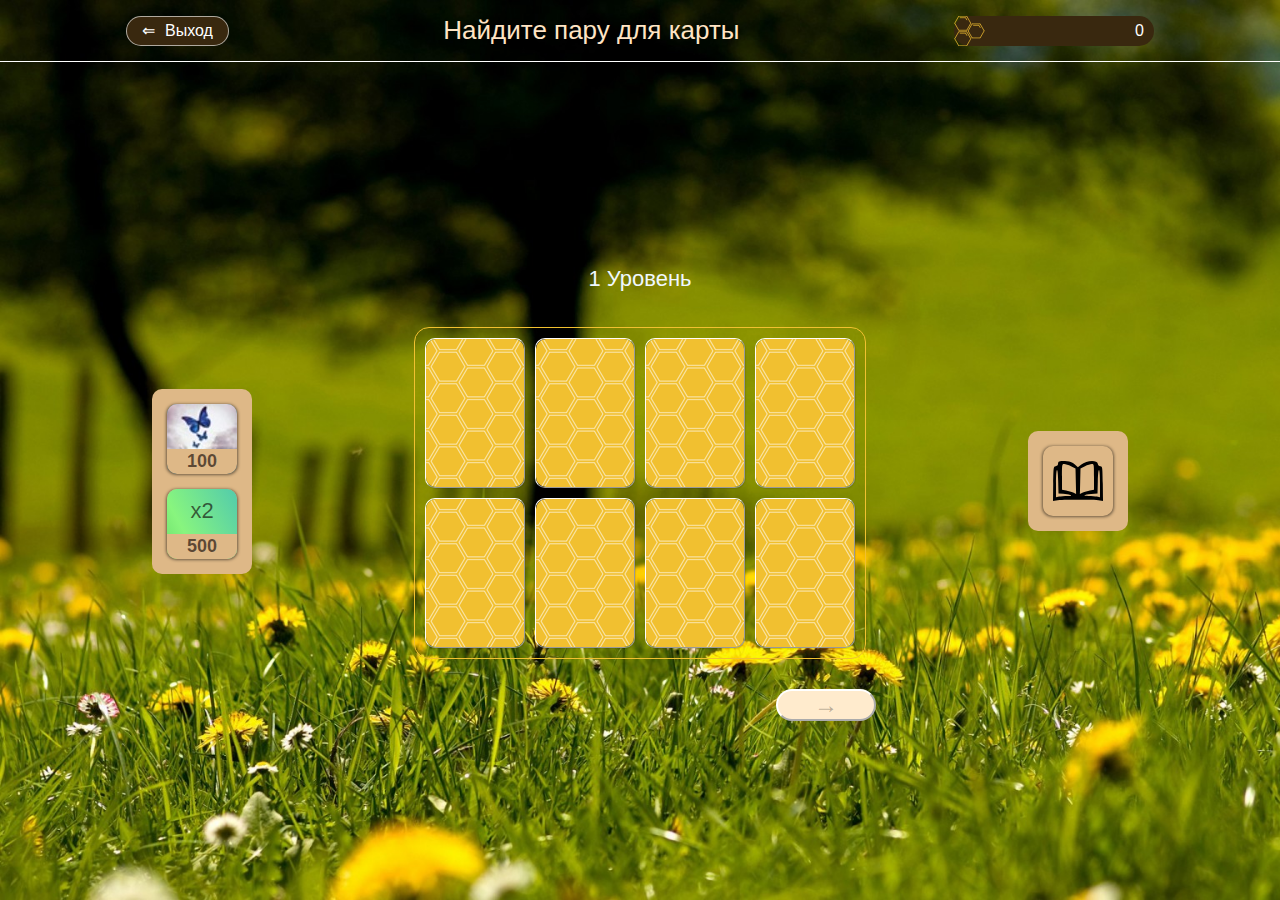
<file: index.html>
<!DOCTYPE html>
<html lang="ru">
<head>
    <meta charset="UTF-8">
    <meta name="viewport" content="width=device-width, initial-scale=1.0">
    <title>игра: "Найдите пару для карты" v2.0</title>
    <link rel="stylesheet" href="style.css">
</head>
<body>
    <header>
        <div class="container">
            <div class="game-header">
                <a class="game-link" href="home.html" >
                    <div class="game-home">
                        <span>⇐</span>
                        <h2>Выход</h2>
                    </div>
                </a>
    
                <div class="game-title">
                    <h1>Найдите пару для карты</h1>
                </div>
    
                <div class="game-wallet wallet">
                    <div class="wallet-logo"><img src="img/wallet/logo-balance-2.svg" alt=""></div>
                    <div class="wallet-honeycomb"><p class="x2">x2</p><p class="balance">0</p></div>
                </div>
                <!-- <div class="test">0</div> -->
            </div>
        </div>
    </header>
    <main>
        <div class="container">

            <div class="main-wrapper">
                <div class="help">
                    
                    <div class="game-placeholder placeholder game-box" >
                        <img class="game-img" src="img/help/placeholderImg.jpg" alt="">
                        <p class="game-price">100</p>
                    </div>

                    <div class="game-multiplierX2 multiplierX2 game-box">
                        <h2 class="game-multiplierX2-text">x2</h2>
                        <p class="game-price">500</p>
                    </div>

                    <!-- <div class="game-text game-box"></div> -->
                </div>

                <div class="help-mobile">

                    <div class="game-placeholder placeholder game-box" >
                        <img class="game-img" src="img/help/placeholderImg.jpg" alt="">
                        <p class="game-price">100</p>
                    </div>

                    <div class="game-multiplierX2 multiplierX2 game-box">
                        <h2 class="game-multiplierX2-text">x2</h2>
                        <p class="game-price">500</p>
                    </div>

                    <div class="album-mobile">
                        <div class="album-wrapper">
                            <img src="img/bg-album.svg" alt="">
                        </div>
                    </div>
                </div>
                <!-- <div class="help-menu">
                    <span></span>
                </div> -->
                <div class="wrapper">
                    <div class="game-text"><span class="count">1</span> Уровень</div>
    
                    <div class="game-wrapper">
                    </div>
                    <div class="game-arrows">
                        <!-- <div class="game-shadow "></div> -->
                        <button class="game-arrow arrow-prev"></button>
                        <button class="game-arrow arrow-next"></button>
                    </div>
                </div>

                <div class="album">
                    <div class="album-wrapper">
                        <img src="img/bg-album.svg" alt="">
                    </div>
                </div>
            </div>
        </div>
    </main>
    <footer>
        <div class="container">

        </div>
    </footer>
    <div class="modal-album">
        <div class="modal-album__wrapper">
            <div class="modal-album__pocket">
                <div class="modal-pocket">
                    <div class="modal-pocket__btn">Применить</div>
                </div>
            </div>
            <div class="modal-album__pocket">
                <div class="modal-pocket">
                    <div class="modal-pocket__btn">Применить</div>
                </div>
            </div>
            <div class="modal-album__pocket">
                <div class="modal-pocket">
                    <div class="modal-pocket__btn">Применить</div>
                </div>
            </div>
            <div class="modal-album__pocket">
                <div class="modal-pocket">
                    <div class="modal-pocket__btn">Применить</div>
                </div>
            </div>
            <div class="modal-album__pocket">
                <div class="modal-pocket">
                    <div class="modal-pocket__btn">Применить</div>
                </div>
            </div>
            <div class="modal-album__pocket">
                <div class="modal-pocket">
                    <div class="modal-pocket__btn">Применить</div>
                </div>
            </div>
            <div class="modal-album__pocket">
                <div class="modal-pocket">
                    <div class="modal-pocket__btn">Применить</div>
                </div>
            </div>
            <div class="modal-album__pocket">
                <div class="modal-pocket">
                    <div class="modal-pocket__btn">Применить</div>
                </div>
            </div>
            <div class="modal-album__pocket">
                <div class="modal-pocket">
                    <div class="modal-pocket__btn">Применить</div>
                </div>
            </div>
            <div class="modal-album__pocket">
                <div class="modal-pocket">
                    <div class="modal-pocket__btn">Применить</div>
                </div>
            </div>
            <div class="modal-album__pocket">
                <div class="modal-pocket">
                    <div class="modal-pocket__btn">Применить</div>
                </div>
            </div>
            <div class="modal-album__pocket">
                <div class="modal-pocket">
                    <div class="modal-pocket__btn">Применить</div>
                </div>
            </div>
        </div>
    </div>
    <div class="modal-box__imgs">
        <div class="modal-box__header">
            <div class="modal-box__close close">
                <span></span>
            </div>
        </div>
        <div class="modal-box__img">
        </div>
    </div>
    <script type="module" src="script.js"></script>
</body>

</html>
</file>
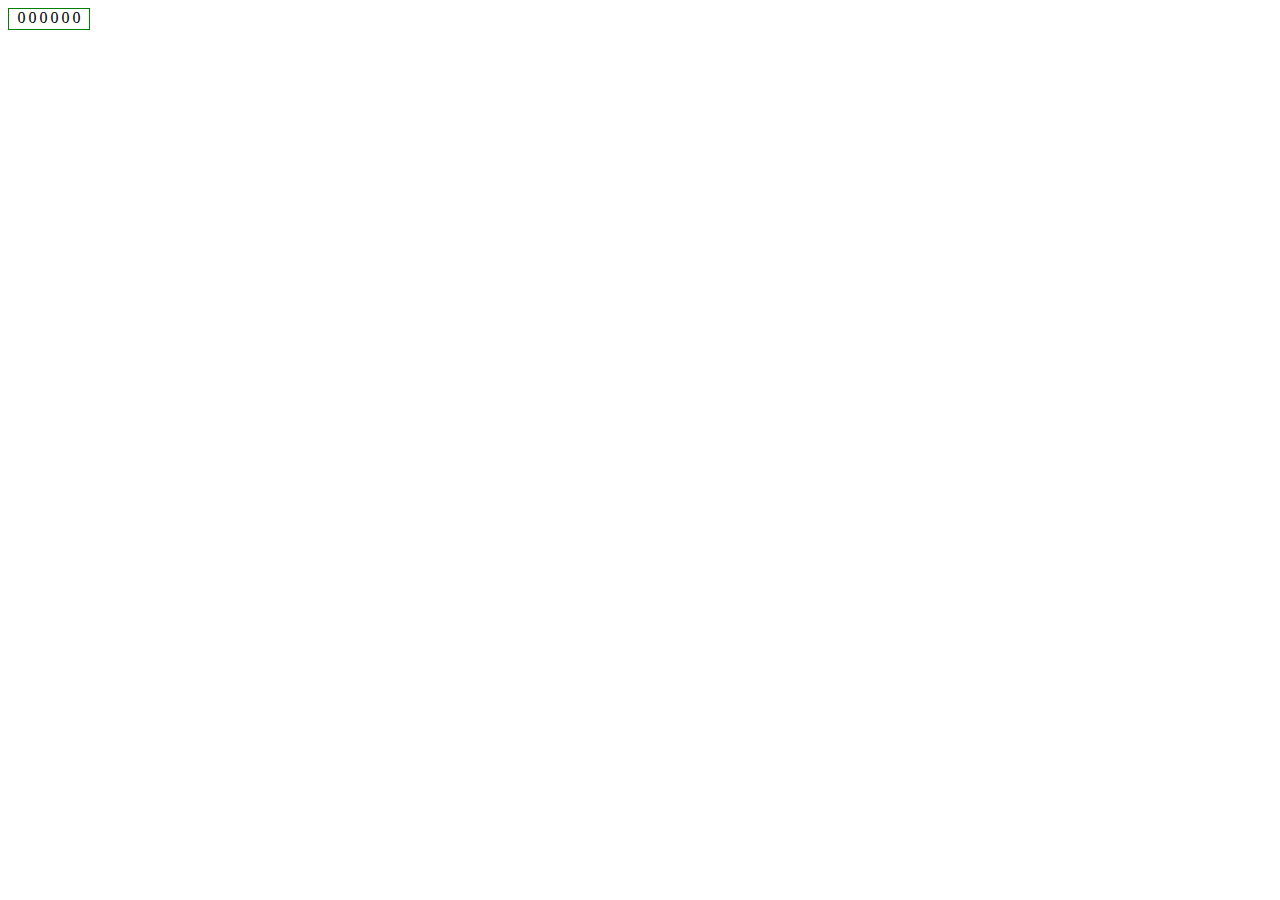
<file: development.html>
<!DOCTYPE html>
<html lang="en">
<head>
    <meta charset="UTF-8">
    <meta name="viewport" content="width=device-width, initial-scale=1.0">
    <title>Document</title>
    <link rel="stylesheet" href="development.css">
</head>
<body>
    <div class="ballance">
        <div class="ballance-item">
            <div class="ballance-item__number">0</div>
            <div class="ballance-item__number">1</div>
            <div class="ballance-item__number">2</div>
            <div class="ballance-item__number">3</div>
            <div class="ballance-item__number">4</div>
            <div class="ballance-item__number">5</div>
            <div class="ballance-item__number">6</div>
            <div class="ballance-item__number">7</div>
            <div class="ballance-item__number">8</div>
            <div class="ballance-item__number">9</div>
        </div>
        <div class="ballance-item">
            <div class="ballance-item__number">0</div>
            <div class="ballance-item__number">1</div>
            <div class="ballance-item__number">2</div>
            <div class="ballance-item__number">3</div>
            <div class="ballance-item__number">4</div>
            <div class="ballance-item__number">5</div>
            <div class="ballance-item__number">6</div>
            <div class="ballance-item__number">7</div>
            <div class="ballance-item__number">8</div>
            <div class="ballance-item__number">9</div>
        </div>
        <div class="ballance-item">
            <div class="ballance-item__number">0</div>
            <div class="ballance-item__number">1</div>
            <div class="ballance-item__number">2</div>
            <div class="ballance-item__number">3</div>
            <div class="ballance-item__number">4</div>
            <div class="ballance-item__number">5</div>
            <div class="ballance-item__number">6</div>
            <div class="ballance-item__number">7</div>
            <div class="ballance-item__number">8</div>
            <div class="ballance-item__number">9</div>
        </div>
        <div class="ballance-item">
            <div class="ballance-item__number">0</div>
            <div class="ballance-item__number">1</div>
            <div class="ballance-item__number">2</div>
            <div class="ballance-item__number">3</div>
            <div class="ballance-item__number">4</div>
            <div class="ballance-item__number">5</div>
            <div class="ballance-item__number">6</div>
            <div class="ballance-item__number">7</div>
            <div class="ballance-item__number">8</div>
            <div class="ballance-item__number">9</div>
        </div>
        <div class="ballance-item">
            <div class="ballance-item__number">0</div>
            <div class="ballance-item__number">1</div>
            <div class="ballance-item__number">2</div>
            <div class="ballance-item__number">3</div>
            <div class="ballance-item__number">4</div>
            <div class="ballance-item__number">5</div>
            <div class="ballance-item__number">6</div>
            <div class="ballance-item__number">7</div>
            <div class="ballance-item__number">8</div>
            <div class="ballance-item__number">9</div>
        </div>
        <div class="ballance-item">
            <div class="ballance-item__number">0</div>
            <div class="ballance-item__number">1</div>
            <div class="ballance-item__number">2</div>
            <div class="ballance-item__number">3</div>
            <div class="ballance-item__number">4</div>
            <div class="ballance-item__number">5</div>
            <div class="ballance-item__number">6</div>
            <div class="ballance-item__number">7</div>
            <div class="ballance-item__number">8</div>
            <div class="ballance-item__number">9</div>
        </div>
    </div>
    <script src="development.js"></script>
</body>
</html>
</file>
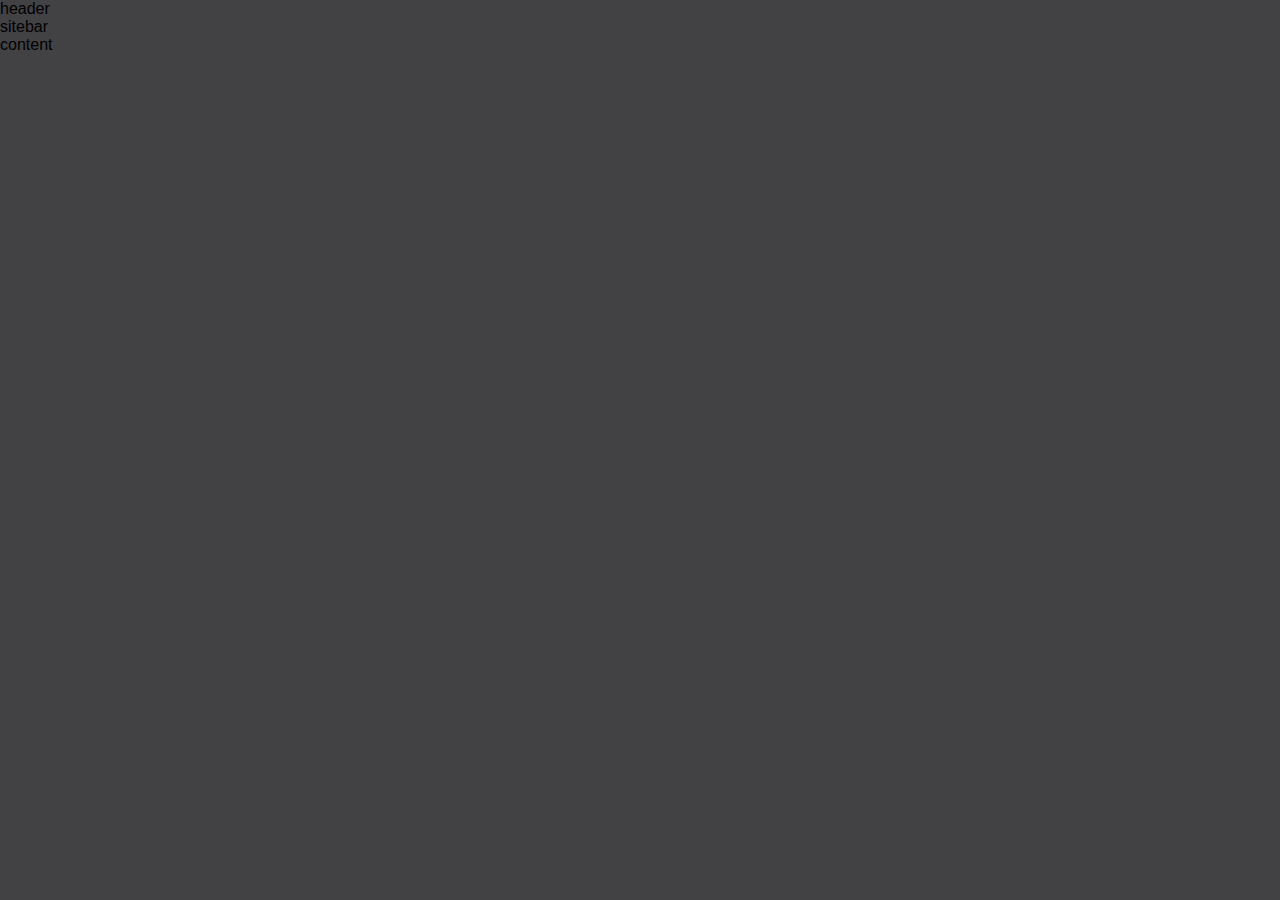
<file: text.html>
<!DOCTYPE html>
<html lang="en">
<head>
    <meta charset="UTF-8">
    <meta name="viewport" content="width=device-width, initial-scale=1.0">
    <title>Document</title>
    <link rel="stylesheet" href="style.css">
</head>
<body>
    <main>
        <div class="container-test">
            <div class="up-test test">header</div>
            <div class="left-test test">sitebar</div>
            <div class="content-test test">content</div>
        </div>
    </main>
</body>
</html>
</file>
<file: style.css>
/* normalaiz */

* {
    margin: 0;
    padding: 0;
    box-sizing: border-box;
    border: none;
    font-family: 'Poppins', sans-serif;
    -webkit-touch-callout:none;                
    -webkit-text-size-adjust:none;             
    -webkit-tap-highlight-color:rgba(0,0,0,0);
    -webkit-user-select:none;                  
}

h1, h2, h3, h4, h5, h6, p {
    font-size: inherit;
    font-weight: inherit;
}

ul, ul li {
    list-style: none;
}

img {
    vertical-align: top;
}

img, svg {
    /* min-width: 100%; */
    height: auto;
}

a, a:link, a:visited, a:hover {
    text-decoration: none;
}

button,
input[type='submit'] {
    display: inline-block;
    box-shadow: none;
    background-color: transparent;
    background: none;
    cursor: pointer;
}

input:focus, input:active,
button:focus, button:active {
    outline: none;
}


body {
    background: #424245;
    display: flex;
    justify-content: space-between;
    flex-direction: column;
    height: 100vh;
}

/* header */

header {
    border-bottom: 1px solid white;
}

.game-header {
    padding: 15px 25px;
    margin-top: 25px;
    margin: 0 auto;
    display: flex;
    align-items: center;
    justify-content: space-between;
    max-width: 1078px;
    width: 100%;
}

.game-home,
.game-wallet {
    display: flex;
    align-items: center;
    justify-content: space-between;
    border-radius: 50px;
    background-color: #39280f;
    padding: 5px 15px;
    max-width: 200px;
    width: 100%;
    height: 30px;
    user-select: none;
    transition: all 0.3s ease-in;
    color: white;
}

.game-link {
    color: #424245;
}

.game-home {
    border: 1px solid rgb(255, 255, 255, 0.6);
}

.game-home > h2 {
    margin-left: 10px;
}

.game-home:hover {
    background-color: rgb(255, 255, 255);
    color: black;
    border: 1px solid #39280f;
    transition: all 0.3s ease-in;
}


.wallet {
    padding: 0px 10px 0px 0px;
}

.wallet-honeycomb {
    margin-left: 10px;
    display: flex;
    align-items: center;
    transition: all 0.3s ease;
    position: relative;
}

.balance {
    font-weight: 500;
    min-width: 40px;
    text-align: end;
}

.plusOrMinusBalance {
    position: absolute;
    display: none;
    top: -10px;
    right: 0;
    font-weight: 500;
    min-width: 40px;
    width: 100%;
    text-align: end;
}

.x2 {
    display: none;
    margin-right: 7px;
    font-size: 10px;
    border: 1px solid green;
    border-radius: 50%;
    padding: 3px;
}

.x2.activeX2 {
    display: block;
}


.game-title {
    color: bisque;
    font-size: 26px;
}

/* help */

.main-wrapper {
    display: flex;
    max-width: 1440px;
    width: 100%;
    margin: 0 auto;
    justify-content: space-evenly;
    align-items: center;
    flex-direction: row;
}

.help, .help-mobile {
    background-color: burlywood;
    width: 100px;
    border-radius: 10px;
    display: flex;
    justify-content: space-between;
    align-items: center;
    flex-direction: column;
    padding: 15px;
    cursor: pointer;
}

.help-mobile {
    position: absolute;
    display: none;
}

.activeCard {
    transition: all 0.5s;
    box-shadow: 0px 10px 10px green;
}

.game-box {
    width: 100%;
    height: 70px;
    position: relative;
    background-color: cadetblue;
    border-radius: 10px;
    transition: all 0.5s;
    box-shadow: 0px .1px 3px .1px rgba(0, 0, 0, 0.5);
    transform: scale(1);
}

.game-box:hover {
    transition: all 0.5s;
    box-shadow: 0px .1px 3px .1px rgba(0, 0, 0, 1);
    transform: scale(1.05);
}

.game-box:not(:last-child) {
    margin-bottom: 15px;
}

.game-placeholder {    
    color: rgba(15, 5, 5, 0.63);
}

.game-multiplierX2 {
    color: rgba(15, 5, 5, 0.63);
    background: linear-gradient(62deg, #0d8f2e, #88f57e, #23A6D5, #23D5AB);
    animation: gradient 15s ease infinite; 
    background-size: 400% 400%;
    user-select: none;
}

.game-multiplierX2-text {
    font-size: 22px;
    user-select: none;
    height: 45px;
    display: flex;
    align-items: center;
    justify-content: center;
    pointer-events: none;
}

@-webkit-keyframes gradient{
    0% {
        background-position: 0 50%;
    }
    50% {
        background-position: 100% 50%;
    }
    100% {
        background-position: 0% 50%;
    }
}
@keyframes gradient{
    0% {
        background-position: 0 50%;
    }
    50% {
        background-position: 100% 50%;
    }
    100% {
        background-position: 0% 50%;
    }
}

.game-price {
    position: absolute;
    bottom: 0;
    text-align: center;
    font-weight: 600;
    z-index: 10;
    width: 100%;
    font-size: 18px;
    padding: 2px 0px;
    background-color: burlywood;
    border-radius: 0px 0 10px 10px;
    cursor: pointer;
}

.game-price,
.game-img {
    user-select: none;
    pointer-events: none;
}

.game-img {
    border-radius: 10px;
}


/* double cards */

.wrapper {
    display: flex;
    align-items: center;
    flex-direction: column;
}

.game-wrapper {
    margin: 20px 10px 30px 10px;
    position: relative;
}

.game-cards {
    display: grid;
    grid-template-columns: repeat(4, 1fr);
    gap: 10px;

    border: 1px solid #f1c030;
    border-radius: 15px;
    padding: 10px;
}

.game-cards.activeBoxCards {
    display: grid;;
}
.game-cards.hidden {
    display: none;
}

.card {
    width: 100px;
    height: 150px;
    perspective: 1000px;
    cursor: pointer;
}

.card.shake {
    animation: shake 0.4s ease-in-out;
}

@keyframes shake {
    0%, 100% {
        transform: translateX(0);
    }
    20% {
        transform: translateX(-13px);
    }
    40% {
        transform: translateX(13px);
    }
    60% {
        transform: translateX(-8px);
    }
    80% {
        transform: translateX(8);
    }
}

.card-img {
    object-fit: cover;
    width: 100%;
    height: 148px;
    border-radius: 10px;
    box-shadow: 0.3px 0.3px 0.3px 0.3px rgba(0, 0, 0, 0.1);
}

.card-inner {
    width: 100%;
    height: 100%;
    position: relative;
    transform-style: preserve-3d;
    transition: transform 0.5s linear;
    border: 1px outset white;
    border-radius: 10px;
}

.card-front,
.card-back {
    width: 100%;
    height: 100%;
    position: absolute;
    backface-visibility: hidden;
    display: flex;
    justify-content: center;
    align-items: center;
    border-radius: 10px;
    font-size: 50px;
    color: white;
    box-shadow: 0.02em 0.02em 0.02em 0.02em rgba(0, 0, 0, 0.1);
}

.card-front {
    transition: background-color .6s ease;
    background: url('img/frontCard-img/bgSota-2.png');
}

.card-front > img {
    border-radius: 10px;
}

.card-front:hover {
    background-color: green;
}

.card.visible .card-inner{
    transform: rotateY(-180deg);
}

.card-back {
    transform: rotateY(-180deg);
    background-color: #f1c030;
}


/* text  */

.game-text {
    color: aliceblue;
    font-size: 22px;
    margin-top: 25px;
    margin-bottom: 15px;
}
.count.null {
    color: red;
}


/* arrows */

.game-arrows {
    display: flex;
    justify-content: space-evenly;
    gap: 10px;
    position: relative;
    width: 100%;
}

.game-shadow.activeShadow{
    display: block;
    background-color: rgb(66, 66, 69, .7);
    position: absolute;
    z-index: 2;
    top: 0px;
    left: 0;
    width: 100%;
    height: 100%;
    border-radius: 50px;
}

.game-shadow {
    display: none;
}

.game-arrow {
    transition: all 0.5s ease;
    border: 2px outset white;
    background-color: blanchedalmond;
    border-radius: 50px;
    font-size: 20px;
    cursor: pointer;
    width: 100px;
}

.arrow-next:hover  {
    background-color: burlywood;
}

.arrow-next::after {
    content: '→';
    font-size: 24px;
    vertical-align: middle;
}

.arrow-prev::after {
    content: '←';
    font-size: 24px;
    vertical-align: middle;
}



/* home */

.home-page {
    display: flex;
    justify-content: center;
    align-items: center;
    flex-direction: column;
    color: aliceblue;
    min-height: 100vh;
    border-radius: 50px;
    max-width: 500px;
    height: 500px;
    width: 100%;
    margin: 0 auto;
}

.game-new,
.game-continue,
.game-other-games,
.game-schop {
    width: 200px;
    height: 50px;
    display: flex;
    align-items: center;
    justify-content: center;
    background-color: rgb(26, 95, 26);
    cursor: pointer;
    border-radius: 50px;
    margin-top: 15px;
    border: 2px outset green;
    transition: all 1s ease;
}

.game-new:hover,
.game-continue:hover,
.game-other-games:hover,
.game-schop:hover {
    border: 2px inset green;
}

.game-other-games {
    position: relative;
}

.game-other-games {
    z-index: -1;
    border: none;
    cursor: default;
}

.game-other-games:hover {
    border: none;
    cursor: default;
}

.shadow {
    display: flex;
    align-items: center;
    justify-content: center;
    font-style: italic;
}

.home-header {
    display: flex;
    align-items: center;
    justify-content: center;
    flex-direction: column;
}

.home-title {
    color: white;
    margin-bottom: 20px;
}

.home-wallet {
    border: 2px outset green;
    background-color: rgb(26, 95, 26);
    color: white;
    width: 130px;
    justify-content: space-between;

}

.link {
    color: white;
    width: 100%;
    height: 100%;
    display: block;
    align-content: center;
    text-align: center;
}




/* grid box */
/* .up-test {
    height: 200px;
    width: 1000px;
    grid-area: up;
}
.left-test {
    height: 600px;
    grid-area: left;

}
.content-test {
    grid-area: content;
    height: 600px;

}  
.container-test {
    max-width: 1440px;
    width: 100%;
    margin: 0 auto;
    display: grid;
    grid-template-areas: "up up up" "left content content" "left content content";
    align-items: center;
    justify-content: center;

}
 

.test {
    border: 1px solid white;
} */

.game-schop button{
    color: white;
    width: 100%;
    height: 100%;
    font-size: inherit;
}

.modal-schop {
    display: none;
}

.modal-schop.active {
    display: block;
    background-color: white;
    max-width: 700px;
    width: 100%;
    max-height: 720px;
    min-height: 530px;
    position: absolute;
    top: calc(50% - 350px);
    left: calc(50% - 350px);
    border: 5px double green;
    border-radius: 15px;
    overflow: auto;
}

.modal-header {
    display:grid;
    align-items: center;
    grid-template-columns: auto 1fr 40px;
    padding: 0 10px;
    height: 50px;
    border-bottom: 3px double green;
}

.modal-wallet {
    height: 40px;
    border-radius: 10px;
    padding: 0px 10px;
}

.modal-title {
    font-size: 24px;
    text-align: center;
    color: #424245;
}

.close,
.modal-box__close {
    width: 50px;
    height: 50px;
    position: relative;
    cursor: pointer;
    border-left: 3px double green;
}

.modal-box__close {
    border: none;
}

.close::after,
.modal-box__close::after,
.close::before,
.modal-box__close::before {
    content: '';
    position: absolute;
    width: 30px;
    height: 3px;
    left: calc(50% - 15px);
    top: calc(50% - 1.5px);
    background-color: orangered;
    border-radius: 50%;
    transition: transform 0.5s ease;
}

.modal-box__close::after,
.modal-box__close::before {
    background-color: #424245;
}

/* #39280f */

.close::after,
.modal-box__close::after {
    transform: rotate(45deg) scale(1);
}

.close::before,
.modal-box__close::before {
    transform: rotate(135deg) scale(1);
}

.close:hover::after,
.modal-box__close:hover::after {
    transform: rotate(225deg) scale(1.15);
}

.close:hover::before,
.modal-box__close:hover::before {
    transform: rotate(315deg) scale(1.15);
}

.modal-catalog {
    display: grid;
    grid-template-areas: "filter filter filter" "games cards cards" "games cards cards";
}
.modal-cards {
    grid-area: cards;
    border-left: 3px double green;
    overflow: scroll;
    height: 510px;
    overflow-x: hidden;
}
.modal-cards::-webkit-scrollbar {
    display: none;
}
.modal-gameEins {
    flex-wrap: wrap;
    display: grid;
    grid-template-columns: repeat(4, 1fr);
    gap: 10px;
    margin: 15px 15px;
}
.modal-card {
    max-width: 120px;
    width: 100%;
    border: 1px solid green;
    min-height: 100%;
    display: grid;
    grid-template-rows: 1fr;
    border-radius: 10px;
}

.modal-card.activeModalCard {
    display: grid;
}

.modal-card.none {
    display: none;
}
.noneItem {
    display: none;
}

.modal-card.activeGame {
    display: grid;
}

.card-title {
    border-bottom: 1px solid green;
    text-align: center;
    padding: 5px;
    background-color: #0d8f2e;
    color: white;
    border-radius: 8px 8px 0px 0px;
}

.modal-preview-img img{
    object-fit: cover;
    width: 100px;
    height: 150px;
}


.modal-btn {
    position: relative;
}

.modal-price {
    border-top: 1px solid green;
    text-align: center;
    padding: 10px 0;
    cursor: pointer;
    background-color: #0d8f2e;
    color: white;
    transition: background-color 0.5s ease, color 0.5s ease;
    border-radius: 0 0 8px 8px;
}

.modal-shadow.activeShadow{
    display: block;
    background-color: rgb(66, 66, 69, .7);
    position: absolute;
    z-index: 10;
    top: 0px;
    left: 0;
    width: 100%;
    height: 100%;
    color: green;
    border-radius: 0 0 8px 8px;
}

.modal-price:hover {
    background: transparent;
    color: green;
}

.modal-filter {
    grid-area: filter;
    border-bottom: 3px double green;
}
.filter {
    padding: 5px;
}
.filter-items {
    display: grid;
    grid-template-columns: repeat(6, 1fr);
    gap: 10px;
}
.filter-item {
    padding: 5px 0px;
    border: 1px solid green;
    text-align: center;
    cursor: pointer;
    transition: all 0.5s ease;
    border-radius: 10px;
}
.filter-item.activeFilter {
    background-color: #0d8f2e;
    color: white;
    border: 1px solid #0d8f2e;
}
.filter-item:hover {
    display: block;
    transform: scale(1,1);
    background-color: #0d8f2e;
    color: white;
    border: 1px solid #0d8f2e;
}
.modal-games {
    grid-area: games;
    height: 220px;
}



.modal-items {
    min-height: 100%;
    display: flex;
    flex-direction: column;
    /* align-items: center; */
    justify-content: space-between;
    padding: 5px;
    
}
.modal-game {
    border: 1px solid green;
    padding: 5px;
    cursor: pointer;
    transition: all 0.7s ease;
    border-radius: 10px;
}

.modal-game:hover {
    background-color: #0d8f2e;
    color: white;
}

.modal-game.activeGame {
    background-color: #0d8f2e;
    color: white;
}

.modal-gameEins,
.modal-gameZwei,
.modal-gameDrei,
.modal-gameVier,
.modal-gameFunf {
}


/* album */

.album, .album-mobile {
    width: 100px;
    height: 100px;
    background-color: burlywood;
    display: flex;
    justify-content: space-between;
    align-items: center;
    flex-direction: column;
    padding: 15px;
    cursor: pointer;
    border-radius: 10px;
}

.album-wrapper {
    width: 100%;
    height: 70px;
    position: relative;
    border-radius: 10px;
    transition: box-shadow 0.5s ease, transform 0.5s ease;
    box-shadow: 0px .1px 3px .1px rgba(0, 0, 0, 0.5);
    transform: scale(1);
    display: flex;
    justify-content: center;
}

.album-wrapper:hover {
    box-shadow: 0px .1px 3px .1px rgba(0, 0, 0, 1);
    transform: scale(1.05);
}

.album-wrapper > img {
    min-width: 0;
}

/* modal album */

.modal-album,
.modal-box__imgs {
    display: none;
}

.modal-album.activeAlbum,
.modal-box__imgs.activeBoxImgs {
    display: block;
    max-width: 600px;
    width: 100%;
    background-color: rgb(66, 66, 69);
    max-height: 720px;
    min-height: 530px;
    position: absolute;
    top: calc(50% - 300px);
    left: calc(50% - 300px);
    border: 2px groove #f1c030;
    border-radius: 15px;
    padding: 20px;
    z-index: 3;
}

.modal-box__imgs.activeBoxImgs {
    padding: 0px;
}

.modal-box__header {
    display: flex;
    justify-content: end;
    background-color: white;
    border-radius: 14px 14px 0 0;
    margin-bottom: 15px;
    box-shadow: 0px 2px 10px;
}

.modal-album__wrapper {
    display: grid;
    grid-template-columns: repeat(4, 1fr);
    grid-template-rows: repeat(3, 1fr);
    gap: 10px;
    justify-items: center;
}

.modal-album__pocket {
    position: relative;
    max-width: 100px;
    width: 100%;
    height: 150px;
    border: 1px solid rgb(87, 87, 87,0.8);
    border-radius: 10px;

}

.modal-pocket__preview {
    transition: transform 0.5s ease;
}

.modal-pocket__preview:hover {
    cursor: pointer;
    transform:  translateY(-12px);
}

.modal-pocket__preview-img {
    max-width: inherit;
    width: 100%;
    height: 147px;
    object-fit: cover;
    border-radius: 10px;
}

.modal-pocket {
    position: absolute;
    bottom: 0;
    width: inherit;
    max-height: 75px;
    height: 100%;
    background-color: rgba(87, 87, 87, 0.7); 
    border-radius: 0 0 10px 10px;
    border-top: 1px solid rgba(0, 0, 0, 0.8);
    display: flex;
    flex-direction: column;
    justify-content: space-between;
    align-items: center;
}

[data-type='positiveNumber'] {
    color: green;
}

[data-type='negativeNumber'] {
    color: red;
}

/* #575757 #39280f */

.modal-pocket__btn {
    width: 100%;
    height: auto;
    text-align: center;
    color: rgb(0, 0, 0, 0.8);
    border: 1px solid rgb(87, 87, 87, 0.8);
    background-color: rgb(202, 201, 201);
    border-radius: 0 0 10px 10px;
    padding: 5px;
    cursor: pointer;
    z-index: 4;
    transition: all 0.5s ease;
}

.modal-pocket__text {
    color: wheat;
    padding-top: 10px;
}

.modal-pocket__btn:hover {
    color: rgb(255, 255, 255, 0.8);
    background-color: #424245;
    border: 1px solid rgb(87, 87, 87, 0.8);
}

.modal-pocket__btn.activeBtn {
    color: rgb(255, 255, 255, 0.8);
    background-color: #424245;
    border: 1px solid rgb(87, 87, 87, 0.8);
}

.modal-pocket::after {
    content: '';
    position: absolute;
    bottom: 0;
    left: 0;
    width: inherit;
    height: inherit;
    box-shadow: 0px -4px 4px #0000008e;
}


.modal-box__img {
    display: grid;
    grid-template-columns: repeat(4, 1fr);
    gap: 15px;
    justify-items: center;
    overflow: auto;
    margin: 0 15px 15px;
    max-height: 530px;
}

.modal-box__img > .preview-img {
    width: 100px;
    height: 150px;
}

.shadowHint {
    display: block;
    background-color: rgb(66, 66, 69, .7);
    position: absolute;
    z-index: 2;
    top: 0px;
    left: 0px;
    width: 100%;
    height: 100%;
    border-radius: 10px;
}

.timer {
    background-color: rgba(0, 0, 0, 0.6);
    width: 100%;
    height: 100%;
    position: absolute;
    z-index: 20;
    top: 0;
    border-radius: 10px;
    display: flex;
    align-items: center;
    justify-content: center;
    font-size: 20px;
    color: white;
}

.modal-newGame.openModalQuestion {
    display: block;
}
.modal-newGame {
    display: none;
    position: absolute;
    top: calc(50% - 50px);
    left: calc(50% - 150px);
    max-width: 300px;
    width: 100%;
    height: 100px;
    padding: 20px;
    background-color: #f1c030;
    border-radius: 15px;
    border: 1px outset black;
}

.modal-newGame__text {
    margin-bottom: 15px;
    font-size: 18px;
}

.modal-newGame__buttons {
    display: flex;
    justify-content: space-between;
    align-items: center;
    text-align: center;
    font-size: 18px;
    color: #424245;
    transition: all 0.5s ease;
}

.button-no {
    border: 1px solid black;
    width: 100px;
    padding: 5px;
    box-shadow: 1px 1px 4px;
    transition: all 0.5s ease;
}

.button-yes {
    border: 1px solid black;
    width: 100px;
    padding: 5px;
    box-shadow: 1px 1px 4px;
    transition: all 0.5s ease;
}

.button-yes > .link {
    color: #424245;
}

.button-no:hover,
.button-yes:hover {
    transition: all 0.5s ease;
    box-shadow: 0px 0px 0px;
}

@media (max-width: 378px) {

    .help-menu {
        width: 50px;
        height: 50px;
        border: 1px solid #f1c030;
        position: absolute;
        bottom: 10px;
        background-color: #39280f;
    }

    body {
        display: block;
    }

    .game-header {
    }

    .game-wrapper {
        margin: 0px 0px 25px 0;
    }

    /* help */

    .help, .album {
        display: none;
    }

    .help-mobile {
        display: flex;
        position: fixed;
        flex-direction: row;
        justify-content: space-evenly;
        width: 300px;
        bottom: 0px;
        padding: 5px;
        z-index: 10;
    }

    .help-mobile > .game-multiplierX2,
    .help-mobile > .game-placeholder{
        margin: 0;
    }

    .game-multiplierX2-text {
        align-items: flex-start;
        justify-content: center;
    }

    .game-box {
        width: 50px;
        height: 50px;
    }

    .game-img {
        width: 50px;
    }

    .album-mobile {
        padding: 0;
        width: 50px;
        height: 50px;
    }

    .game-cards {
        gap: 5px;
    }

    .game-cards:nth-of-type(4).activeBoxCards,
    .game-cards:nth-of-type(5).activeBoxCards {
        display: flex;
        width: 332px;
        justify-content: center;
        flex-wrap: wrap;
        gap: 8px;
    }

    /* .game-cards:last-child.activeBoxCards {
        display: flex;
        width: 332px;
        justify-content: center;
        flex-wrap: wrap;
        gap: 8px;
    } */

    .game-cards > .card {
        width: 45px;
        height: 65px;
    }

    .game-cards > .card .card-img {
        height: 63px;
    }

    .game-cards:nth-child(2) > .card,
    .game-cards:first-child > .card {
        width: 55px;
        height: 75px;
    }

    .game-cards:nth-child(2) > .card .card-img,
    .game-cards:first-child > .card .card-img{
        height: 73px;
    }
    

    /* Шапка */

    .game-title {
        display: none;
    }

    .game-home, .game-wallet {
        max-width: 120px;
        border-radius: 10px;
    }

    .game-home {
        justify-content: center;
    }

    .game-home h2{
        display: block;
        font-size: 14px;
    }

    /* Карточки */

    .card-inner {
        border-radius: 5px;
    }

    .card-front {
        border-radius: 5px;
        background: url('img/frontCard-img/bgSota-mobile.png');
    }

    .card-back {
        border-radius: 5px;
    }

    .card-img {
        height: 75px;
        border-radius: 5px;
    }


    /* Альбом */

    .modal-schop.active {
        left: calc(50% - 180px);
        top: calc(50% - 255px);
        height: 510px;
    }

    .modal-album.activeAlbum,
    .modal-box__imgs.activeBoxImgs {
        overflow: scroll;
        height: 345px;
        left: calc(50% - 150px);
        top: calc(50% - 170px);
        max-width: 300px;
        min-height: initial;
    }

    .modal-album__wrapper {
        grid-template-columns: repeat(2, 1fr);
    }

    .modal-box__header {
        padding: 3px;
    }

    .modal-box__close {
        width: 30px;
        height: 30px;
    }

    .modal-catalog{
        grid-template-areas: 
            'filter filter filter'
            'games games games'
            'cards cards cards';
        font-size: 14px;
    }

    .modal-game {
        text-align: center;
    }

    .modal-games {
        height: auto;
        display: inherit;
    }

    .modal-items {
        grid-template-columns: 2fr repeat(4, 1fr);
        gap: 5px;
        align-items: center;
        display: grid;
    }

    .modal-card {
        max-width: 110px;
        height: 150px;
    }

    .modal-preview-img img {
        width: 90px;
        height: 60px;
    }

    .modal-cards {
        border: none;
    }

    .modal-gameEins {
        grid-template-columns: repeat(3, 1fr);
        margin: 5px 5px;
        gap: 5px;
        justify-content: center;
        justify-items: center;
    }
}
</file>
<file: development.css>
.ballance {
  display: flex;
  flex-direction: row;
  justify-content: center;
  width: 80px;
  height: 20px;
  border: 1px solid green;
  overflow: hidden;
  gap: 3px;
}/*# sourceMappingURL=development.css.map */
</file>
